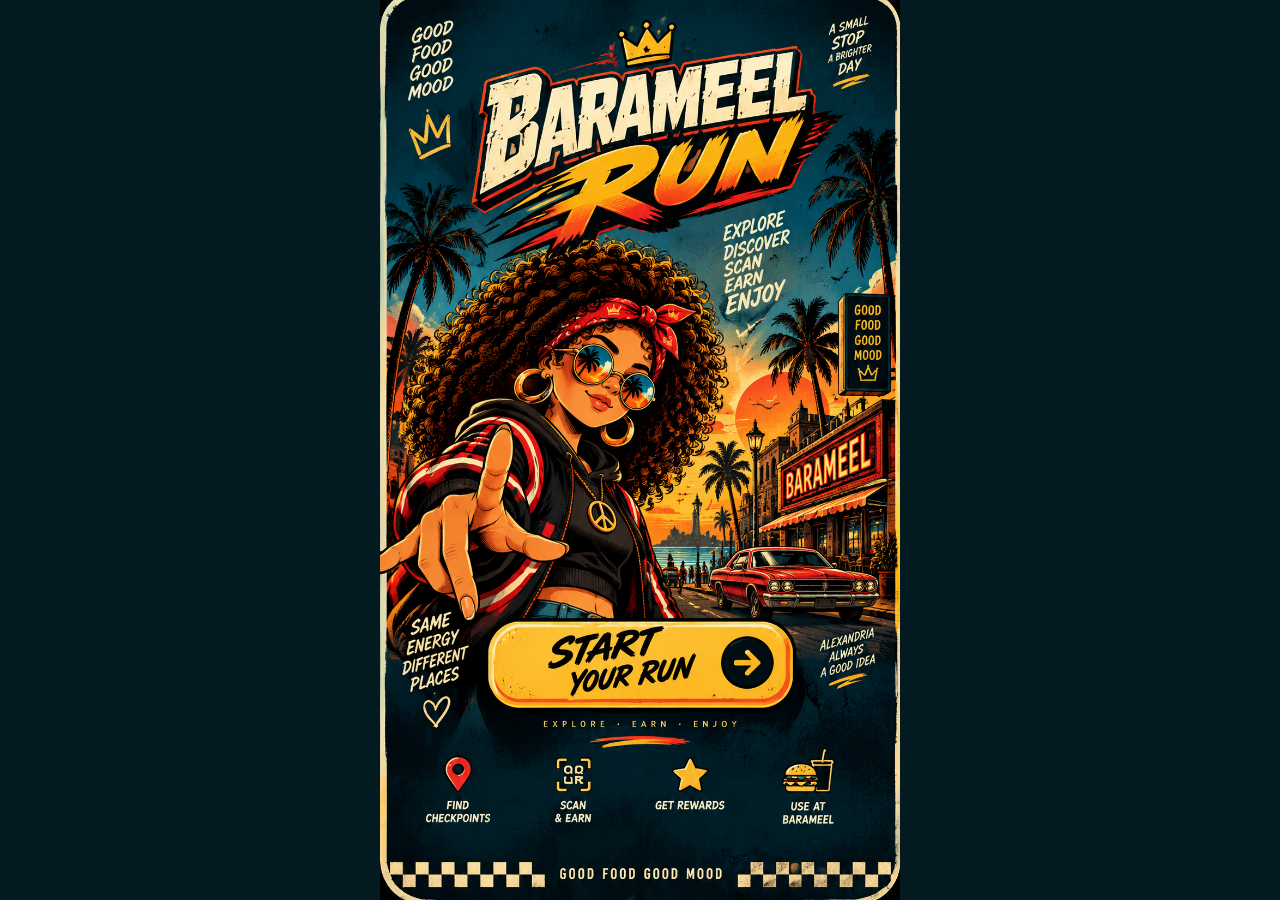
<file: index.html>
<!doctype html><html lang="en"><head><meta charset="utf-8"><meta name="viewport" content="width=device-width,initial-scale=1,viewport-fit=cover,user-scalable=no"><title>BARAMEEL RUN</title><link rel="stylesheet" href="./styles.css"></head><body><main class="stage fade-in"><img id="art" class="base" alt="BARAMEEL RUN"><button class="hotspot" aria-label="Start your run" style="left:7%;right:7%;bottom:10%;height:16%" onclick="BR.confirmSound();BR.go('screen02.html')"></button><button class="hotspot" aria-label="How it works" style="left:35%;width:30%;bottom:2%;height:8%" onclick="BR.toast('Walk and explore the route • Collect marks • 10 marks = 1 EGP')"></button></main><script src="./app.js"></script><script>(function(){const q=new URLSearchParams(location.search);if(q.get('checkpoint')==='ego'){location.replace('./screen06.html?checkpoint=ego');return}BR.setArt('art','./assets/screen01.png',['./assets/screen02-brona.png']);})();</script></body></html>
</file>
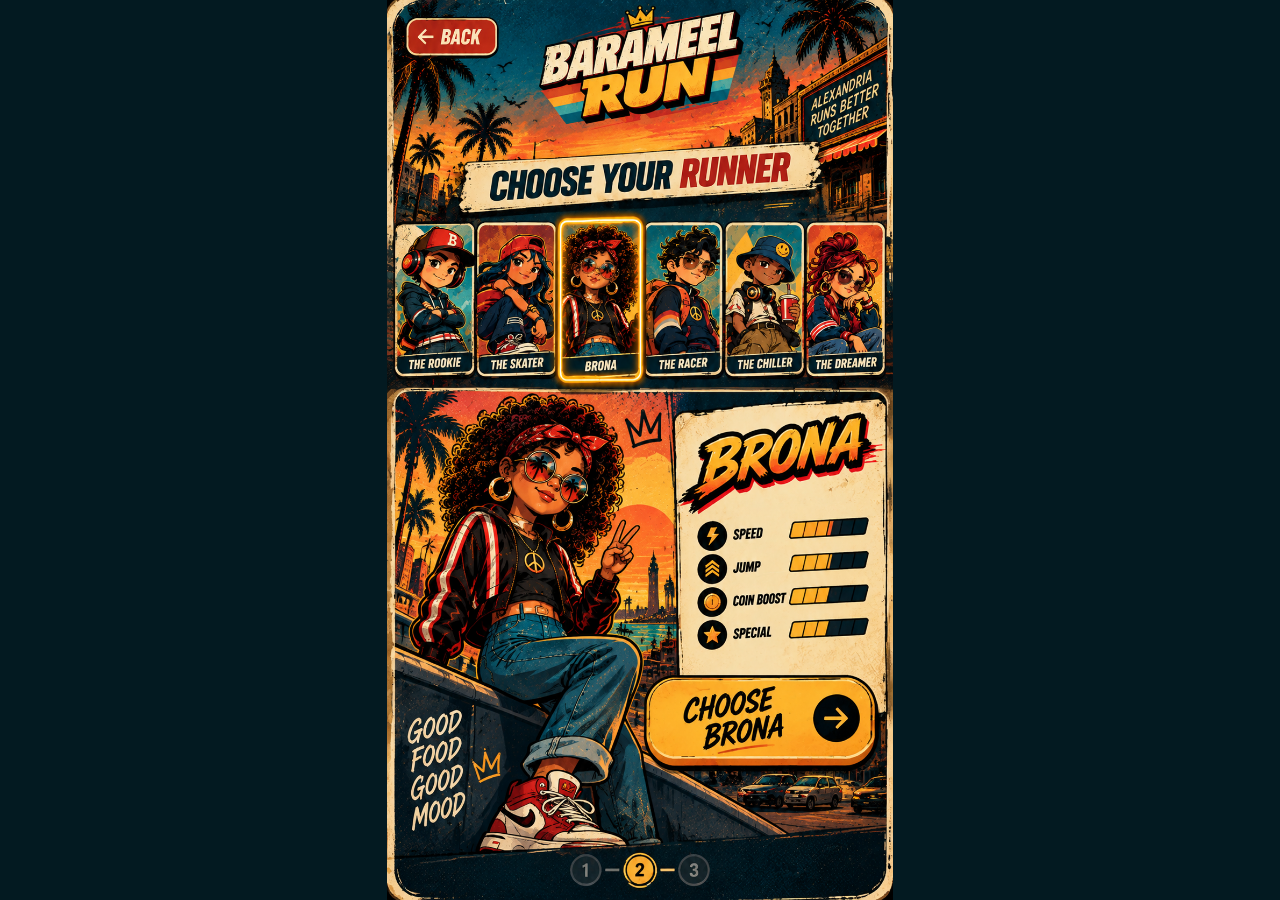
<file: screen02.html>
<!doctype html><html lang="en"><head><meta charset="utf-8"><meta name="viewport" content="width=device-width,initial-scale=1,viewport-fit=cover,user-scalable=no"><title>BARAMEEL RUN — Choose Your Runner</title><link rel="stylesheet" href="./styles.css"></head><body><main class="stage fade-in"><img id="runnerArt" class="base" alt="Choose your runner"><div id="cards"></div><button class="hotspot back-hotspot" aria-label="Back" style="left:2%;top:2%;width:19%;height:8%" onclick="back()"></button><button id="confirm" class="hotspot" aria-label="Choose runner" style="left:49%;bottom:10%;width:47%;height:14%"></button></main><script src="./app.js"></script><script>
const art=document.getElementById('runnerArt');
const values=BR.RUNNERS;
function back(){BR.backSound();BR.go('index.html')}
function render(){
  const c=BR.selected(),r=values[c];
  BR.setArt('runnerArt','./assets/screen02-'+c+'.png',['./assets/screen03-'+c+'.png']);
}
function select(c){BR.selectRunner(c);render();BR.selectSound(c);BR.flash();BR.toast(BR.RUNNERS[c].name+' SELECTED')}
BR.CHARACTERS.forEach((c,i)=>{const b=document.createElement('button');b.className='hotspot';b.setAttribute('aria-label',BR.RUNNERS[c].name);b.style.left=(1.3+i*16.35)+'%';b.style.width='15.5%';b.style.top='20.3%';b.style.height='19%';b.onclick=()=>select(c);document.getElementById('cards').appendChild(b)});
document.getElementById('confirm').onclick=()=>{BR.confirmSound();BR.go('screen03.html')};
render();
</script></body></html>
</file>
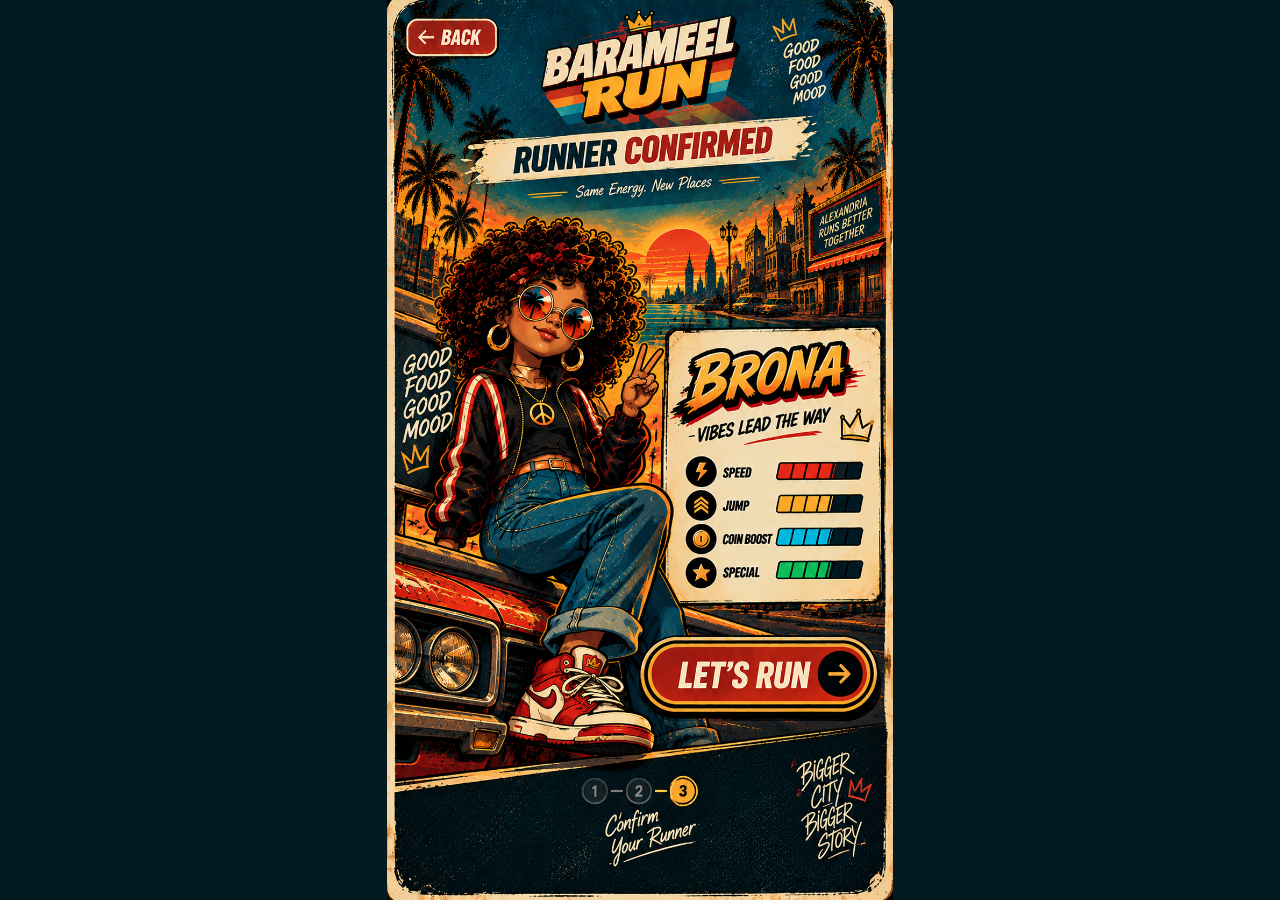
<file: screen03.html>
<!doctype html><html lang="en"><head><meta charset="utf-8"><meta name="viewport" content="width=device-width,initial-scale=1,viewport-fit=cover,user-scalable=no"><title>BARAMEEL RUN — Runner Confirmed</title><link rel="stylesheet" href="./styles.css"></head><body><main class="stage fade-in"><img id="art" class="base" alt="Runner confirmed"><button class="hotspot back-hotspot" aria-label="Back" style="left:2%;top:2%;width:19%;height:8%" onclick="back()"></button><button id="run" class="hotspot" aria-label="Let's run" style="left:51%;bottom:13%;width:46%;height:14%"></button></main><script src="./app.js"></script><script>const key=BR.selected();BR.setArt('art','./assets/screen03-'+key+'.png',['./assets/screen04-'+key+'.png']);function back(){BR.backSound();BR.go('screen02.html')}document.getElementById('run').onclick=()=>{BR.confirmSound();BR.go('screen04.html')};</script></body></html>
</file>
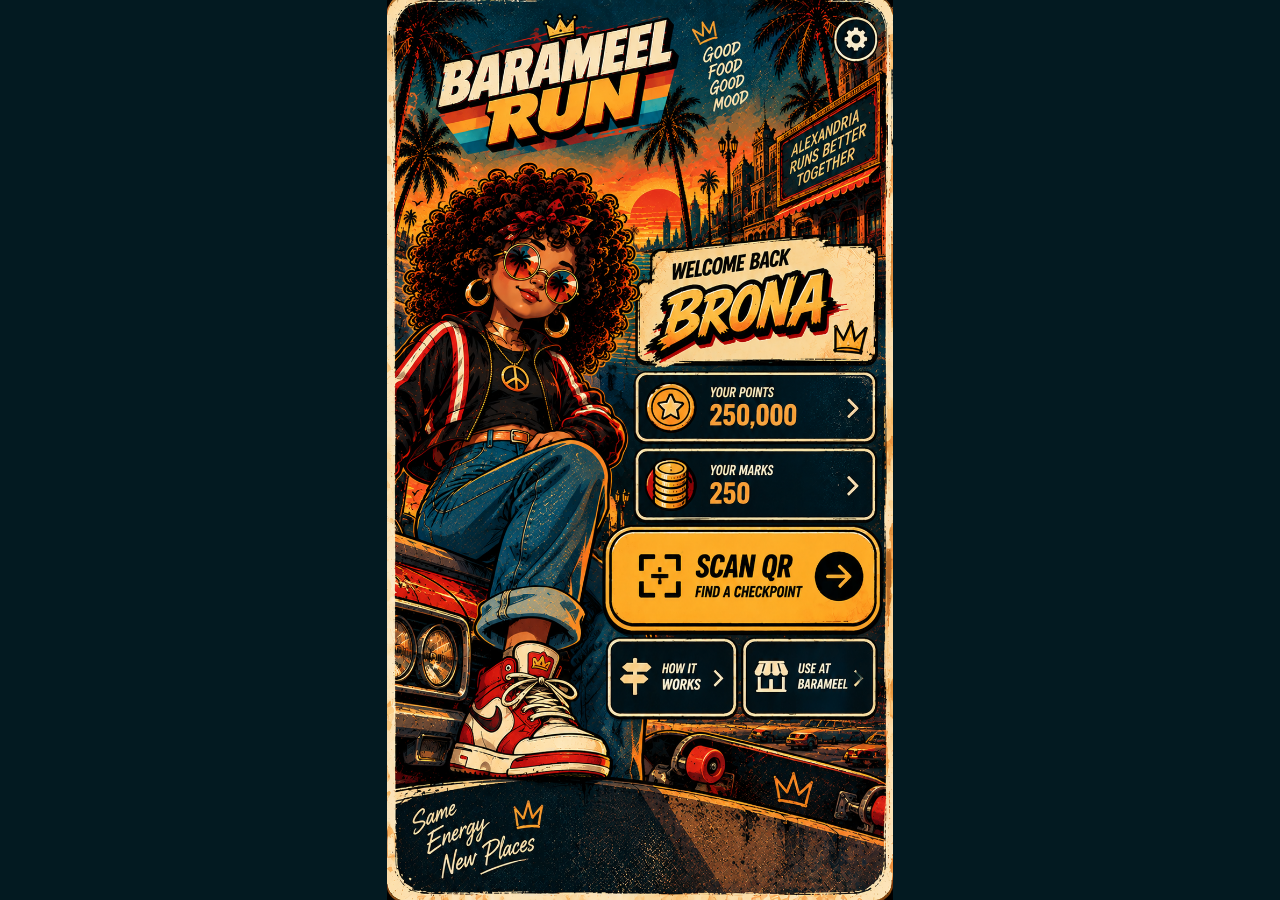
<file: screen04.html>
<!doctype html><html lang="en"><head><meta charset="utf-8"><meta name="viewport" content="width=device-width,initial-scale=1,viewport-fit=cover,user-scalable=no"><title>BARAMEEL RUN — Run</title><link rel="stylesheet" href="./styles.css"></head><body><main class="stage fade-in"><img id="art" class="base" alt="BARAMEEL RUN dashboard"><button class="hotspot back-hotspot" aria-label="Back" style="left:2%;top:2%;width:19%;height:8%" onclick="back()"></button><button id="scan" class="hotspot" aria-label="Scan checkpoint" style="left:42%;right:3%;top:55%;height:15%"></button><button class="hotspot" aria-label="How it works" style="left:39%;width:27%;bottom:9%;height:9%" onclick="BR.toast('Walk • Explore • Collect marks')"></button><button class="hotspot" aria-label="Use at Barameel" style="right:3%;width:29%;bottom:9%;height:9%" onclick="BR.toast('Use your marks at BARAMEEL')"></button></main><script src="./app.js"></script><script>const key=BR.selected();function back(){BR.backSound();BR.go('screen03.html')}BR.setArt('art','./assets/screen04-'+key+'.png',['./assets/screen05-brona.png']);document.getElementById('scan').onclick=()=>{BR.scanSound();BR.go('screen05.html')};</script></body></html>
</file>
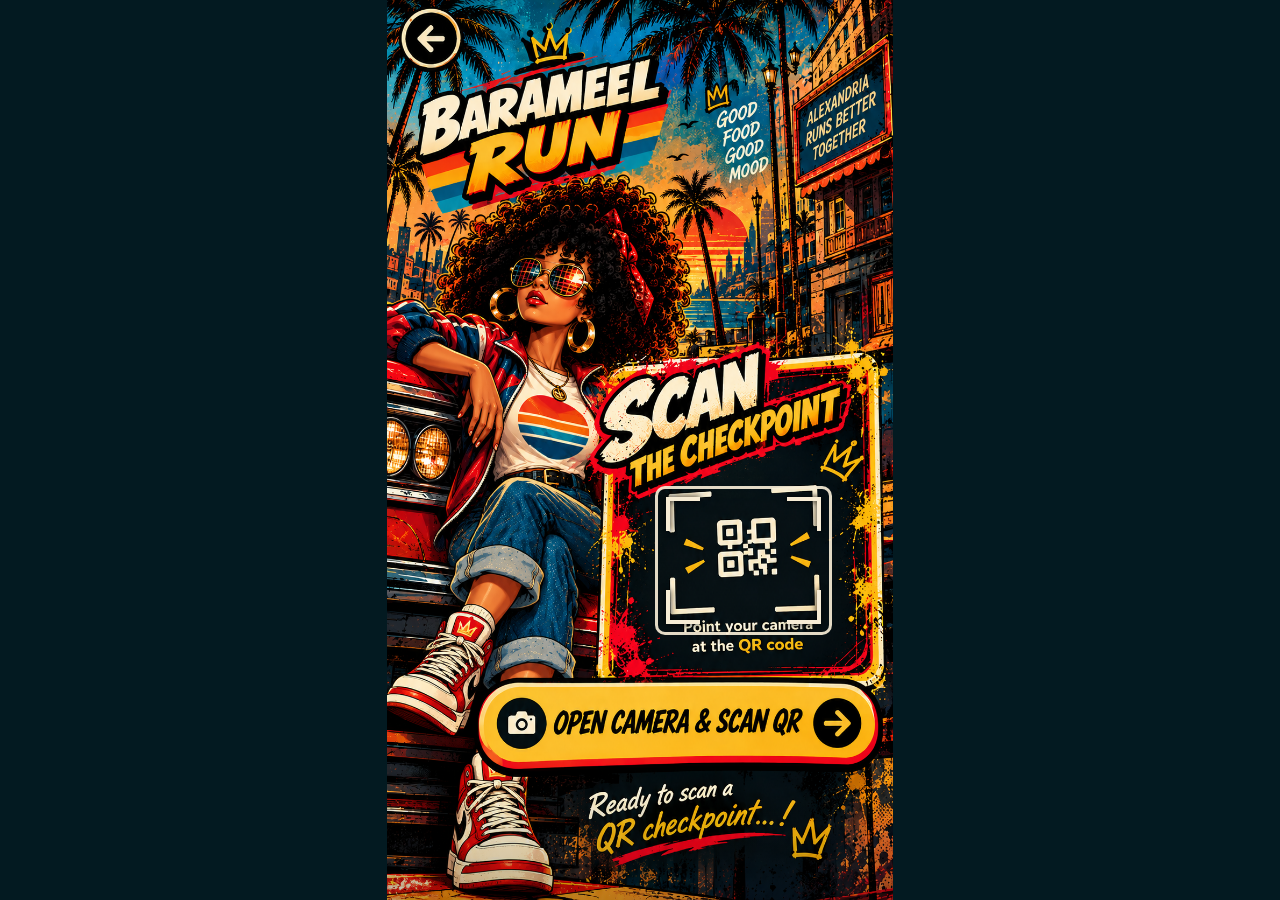
<file: screen05.html>
<!doctype html><html lang="en"><head><meta charset="utf-8"><meta name="viewport" content="width=device-width,initial-scale=1,viewport-fit=cover,user-scalable=no"><title>BARAMEEL RUN — Scan the QR Checkpoint</title><link rel="stylesheet" href="./styles.css"></head><body><main class="scan-stage fade-in"><img id="scanBg" class="base art-ready" src="./assets/screen05-brona.png" alt="Scan the QR checkpoint background" style="position:absolute;inset:0;width:100%;height:100%;object-fit:cover;z-index:1"><button class="scan-back-hotspot" aria-label="Back" onclick="goBack()"></button><div class="camera-frame"><div class="camera-inner"><video id="cameraVideo" playsinline muted></video><div id="placeholder" class="camera-placeholder" style="display:none">QR CAMERA READY</div><div class="corner c1"></div><div class="corner c2"></div><div class="corner c3"></div><div class="corner c4"></div><div id="scanLine" class="scan-line"></div></div></div><button id="startCam" class="scan-button">OPEN CAMERA &amp; SCAN QR</button><div id="status" class="scan-status">Ready to scan a QR checkpoint…</div><div id="success" class="scan-success"><div class="box"><strong>CHECKPOINT FOUND</strong><div id="decoded">QR code detected.</div><button class="scan-button" style="position:static;margin-top:18px;height:auto;padding:12px" onclick="location.reload()">SCAN AGAIN</button></div></div></main><script src="./app.js"></script><script>
const video=document.getElementById('cameraVideo'),placeholder=document.getElementById('placeholder'),status=document.getElementById('status'),btn=document.getElementById('startCam'),line=document.getElementById('scanLine'),success=document.getElementById('success'),decoded=document.getElementById('decoded');
let stream=null,detector=null,scanning=false;
BR.setArt('scanBg','./assets/screen05-brona.png');
async function getRearCamera(){
  const base={audio:false,video:{width:{ideal:1080},height:{ideal:1080},facingMode:{exact:'environment'}}};
  try{return await navigator.mediaDevices.getUserMedia(base)}catch(e){return await navigator.mediaDevices.getUserMedia({audio:false,video:{width:{ideal:1080},height:{ideal:1080},facingMode:{ideal:'environment'}}})}
}
async function startCamera(){
  BR.scanSound();
  if(!navigator.mediaDevices?.getUserMedia){status.textContent='Camera is not supported on this browser.';return}
  try{
    stream=await getRearCamera();
    video.srcObject=stream;await video.play();video.style.display='block';placeholder.style.display='none';line.style.display='block';status.textContent='Scanning QR code…';btn.textContent='SCANNING QR…';scanning=true;
    if('BarcodeDetector' in window){
      try{
        const supported=await BarcodeDetector.getSupportedFormats();
        if(supported.includes('qr_code')) detector=new BarcodeDetector({formats:['qr_code']});
      }catch(e){detector=null}
    }
    if(detector) detectLoop();
    else status.textContent='QR camera active — automatic QR detection is not supported by this browser.';
  }catch(e){BR.errorSound();status.textContent='Camera permission was blocked. Allow camera access and try again.';placeholder.innerHTML='QR CAMERA ACCESS REQUIRED<br><span>Allow camera permission, then try again.</span>';placeholder.style.display='grid'}
}
async function detectLoop(){
  if(!scanning||!detector)return;
  try{const codes=await detector.detect(video);if(codes.length){
      const raw=codes[0].rawValue||'';
      decoded.textContent='Checkpoint QR detected.';
      status.textContent='CHECKPOINT FOUND!';
      scanning=false;
      line.style.display='none';
      stream?.getTracks().forEach(t=>t.stop());
      setTimeout(()=>{ location.href='./screen06.html?checkpoint=ego&qr='+encodeURIComponent(raw); },850);
      return
    }}catch(e){}
  requestAnimationFrame(detectLoop)
}
function goBack(){BR.backSound();setTimeout(()=>location.href='./screen04.html',90)}
btn.onclick=startCamera;window.addEventListener('pagehide',()=>stream?.getTracks().forEach(t=>t.stop()));
</script></body></html>
</file>
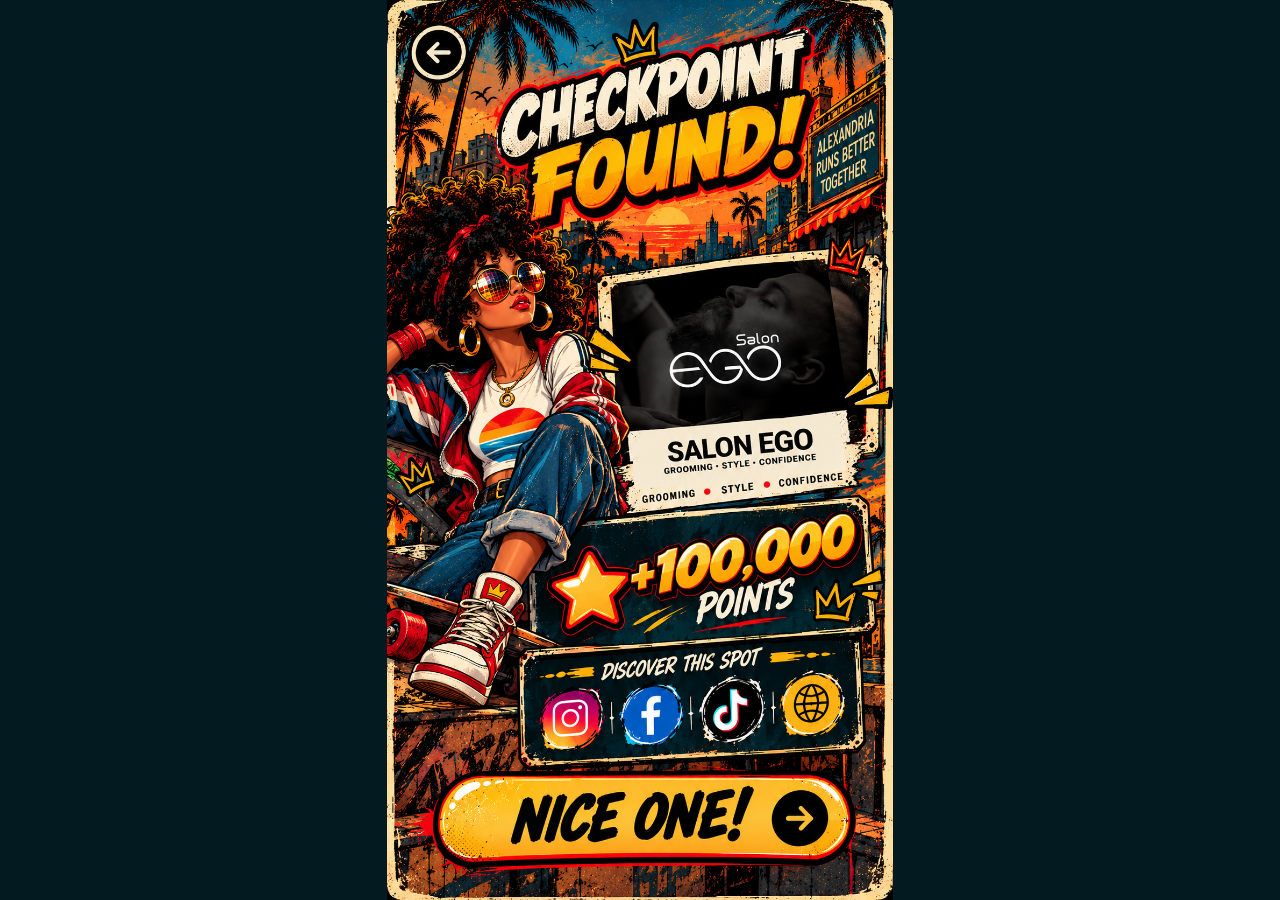
<file: screen06.html>
<!doctype html>
<html lang="en">
<head>
<meta charset="utf-8">
<meta name="viewport" content="width=device-width,initial-scale=1,viewport-fit=cover,user-scalable=no">
<title>BARAMEEL RUN — Checkpoint Found</title>
<link rel="stylesheet" href="./styles.css">
</head>
<body>
<main class="checkpoint-stage fade-in">
  <audio id="rewardAudio" preload="auto" src="./assets/reward-levelup.mp3"></audio>
  <img id="checkpointBg" class="checkpoint-art" src="./assets/screen06-base.png" alt="Checkpoint found — Salon EGO">

  <a class="social-hit social-instagram" href="https://www.instagram.com/explore/search/keyword/?q=Ego%20salon%20Alexandria" target="_blank" rel="noopener" aria-label="Instagram"></a>
  <a class="social-hit social-facebook" href="https://www.facebook.com/115007088228497/" target="_blank" rel="noopener" aria-label="Facebook"></a>
  <a class="social-hit social-tiktok" href="https://www.tiktok.com/search?q=Ego%20salon%20Alexandria" target="_blank" rel="noopener" aria-label="TikTok"></a>
  <a class="social-hit social-website" href="https://www.google.com/maps/search/?api=1&query=Ego+salon+Alexandria+Moharam+Bey+Rassafa" target="_blank" rel="noopener" aria-label="EGO Salon location"></a>

  <button class="checkpoint-back" aria-label="Back" onclick="goBack()"></button>
  <button class="checkpoint-continue" aria-label="Continue" onclick="continueAfterReward()"></button>
</main>
<script src="./app.js"></script>
<script>
const rewardAudio=document.getElementById('rewardAudio');
function playRewardAudio(){
  rewardAudio.currentTime=0;
  rewardAudio.volume=1;
  rewardAudio.play().catch(()=>{});
}
window.addEventListener('pageshow',()=>{setTimeout(playRewardAudio,120)},{once:true});
document.addEventListener('pointerdown',()=>{ if(rewardAudio.paused) playRewardAudio(); },{once:true,passive:true});
function goBack(){BR.backSound();setTimeout(()=>location.href='./screen04.html',90)}
function continueAfterReward(){BR.confirmSound();BR.flash();setTimeout(()=>location.href='./screen07.html',120)}
</script>
</body>
</html>
</file>
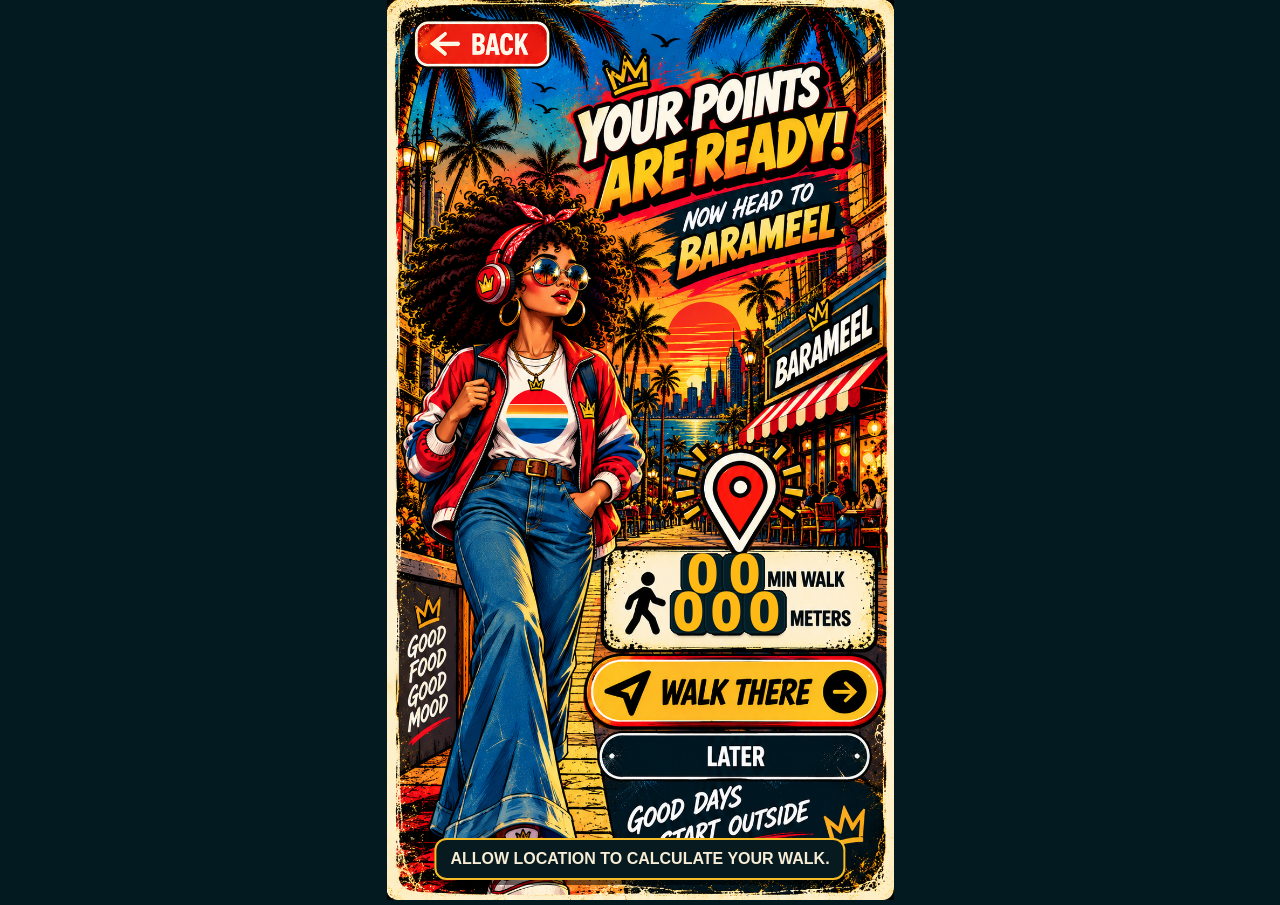
<file: screen07.html>
<!doctype html>
<html lang="en">
<head>
<meta charset="utf-8">
<meta name="viewport" content="width=device-width,initial-scale=1,viewport-fit=cover,user-scalable=no">
<title>BARAMEEL RUN — Go to BARAMEEL</title>
<link rel="stylesheet" href="./styles.css">
</head>
<body>
<main class="route-stage fade-in">
  <img id="routeArt" class="route-art" src="./assets/screen07.png" alt="Your points are ready — head to BARAMEEL">

  <!-- The artwork contains empty digital boxes. Each live digit is rendered in its own box. -->
  <div id="walkMinutes" class="route-digits route-minutes" aria-label="walking minutes">
    <span class="digit-box" data-digit="min-0">0</span><span class="digit-box" data-digit="min-1">0</span>
  </div>
  <div id="walkMeters" class="route-digits route-meters" aria-label="walking distance in meters">
    <span class="digit-box" data-digit="m-0">0</span><span class="digit-box" data-digit="m-1">0</span><span class="digit-box" data-digit="m-2">0</span>
  </div>

  <!-- Transparent interaction zones aligned to the printed artwork. -->
  <button class="route-back" aria-label="Back" onclick="goBack()"></button>
  <button class="route-walk" aria-label="Walk there" onclick="walkThere()"></button>
  <button class="route-later" aria-label="Later" onclick="goLater()"></button>
  <button class="route-location-retry" aria-label="Refresh location" onclick="loadRoute()"></button>
</main>
<script src="./app.js"></script>
<script>
const BARAMEEL_LAT=31.190587;
const BARAMEEL_LNG=29.920598;
const WALKING_METERS_PER_MINUTE=75; // ~4.5 km/h, matching the visual game's approximate walk timing.
let lastPosition=null;

function haversineMeters(lat1,lon1,lat2,lon2){
  const R=6371000,rad=Math.PI/180;
  const dLat=(lat2-lat1)*rad,dLon=(lon2-lon1)*rad;
  const a=Math.sin(dLat/2)**2+Math.cos(lat1*rad)*Math.cos(lat2*rad)*Math.sin(dLon/2)**2;
  return 2*R*Math.asin(Math.sqrt(a));
}
function setDigits(groupId, value, width){
  const group=document.getElementById(groupId);
  const chars=String(Math.max(0,Math.round(value))).padStart(width,'0').slice(-width).split('');
  [...group.querySelectorAll('.digit-box')].forEach((el,i)=>el.textContent=chars[i]||'0');
}
function updateRoute(pos){
  lastPosition=pos;
  const m=haversineMeters(pos.coords.latitude,pos.coords.longitude,BARAMEEL_LAT,BARAMEEL_LNG);
  const min=Math.max(1,Math.round(m/WALKING_METERS_PER_MINUTE));
  setDigits('walkMinutes',min,2);
  setDigits('walkMeters',Math.min(999,Math.round(m)),3);
}
function loadRoute(){
  if(!navigator.geolocation){BR.toast('Location is not available on this device.');return}
  BR.toast('GETTING YOUR LOCATION…');
  navigator.geolocation.getCurrentPosition(updateRoute,()=>BR.toast('ALLOW LOCATION TO CALCULATE YOUR WALK.'),{enableHighAccuracy:true,maximumAge:15000,timeout:10000});
}
function walkThere(){
  BR.confirmSound();
  const url='https://www.google.com/maps/dir/?api=1&destination='+BARAMEEL_LAT+','+BARAMEEL_LNG+'&travelmode=walking';
  setTimeout(()=>{location.href=url},90);
}
function goBack(){BR.backSound();setTimeout(()=>location.href='./screen06.html?checkpoint=ego',90)}
function goLater(){BR.backSound();setTimeout(()=>location.href='./screen04.html',90)}
window.addEventListener('pageshow',()=>loadRoute(),{once:true});
</script>
</body>
</html>
</file>
<file: styles.css>
:root{
  --teal:#062731;--teal2:#0b3540;--cream:#f7ecd5;--orange:#f04b28;--yellow:#f7bd27;--red:#d92f25;--cyan:#18cbd0;--green:#35c86b;--ink:#071a20;
}
*{box-sizing:border-box}
html,body{margin:0;width:100%;height:100%;min-height:100%;background:#031a21;color:var(--cream);font-family:Arial,Helvetica,sans-serif;overflow:hidden}
body{min-height:100dvh;display:grid;place-items:center;padding:env(safe-area-inset-top) env(safe-area-inset-right) env(safe-area-inset-bottom) env(safe-area-inset-left)}
.stage{position:relative;width:min(100vw,calc(100dvh * .5784));height:min(100dvh,calc(100vw / .5784));aspect-ratio:996/1722;overflow:hidden;isolation:isolate}
.stage>img.base{position:absolute;inset:0;width:100%;height:100%;object-fit:contain;object-position:center;display:block;user-select:none;-webkit-user-drag:none;opacity:0;transition:opacity .16s ease}.stage>img.base.art-ready{opacity:1}
.hotspot{position:absolute;display:block;z-index:20;cursor:pointer;-webkit-tap-highlight-color:transparent;background:transparent!important;border:0!important;outline:0!important;padding:0!important;margin:0!important;appearance:none!important;-webkit-appearance:none!important;box-shadow:none!important;color:transparent!important;font-size:0!important}
.hotspot:active{transform:scale(.985)}
.back-hotspot{border-radius:14px!important;transition:box-shadow .08s ease,background .08s ease,transform .08s ease}
.back-hotspot:active{background:rgba(247,236,213,.08)!important;box-shadow:inset 0 0 0 3px rgba(247,236,213,.72),0 0 0 2px rgba(217,47,37,.5)!important;transform:scale(.985)}

.back{left:1%;top:2%;width:19%;height:5.5%}
.fade-in{animation:fadeIn .22s ease both}.flash{animation:flash .2s ease}
@keyframes fadeIn{from{opacity:0;transform:scale(1.012)}to{opacity:1;transform:none}}
@keyframes flash{0%{filter:brightness(1)}45%{filter:brightness(1.35)}100%{filter:brightness(1)}}
.toast{position:fixed;left:50%;bottom:20px;transform:translateX(-50%);background:var(--ink);color:var(--cream);border:2px solid var(--yellow);padding:10px 14px;border-radius:12px;font-weight:900;z-index:100;box-shadow:0 5px 0 #0008;opacity:0;pointer-events:none;transition:.18s}
.toast.show{opacity:1}

/* Screen 03: the approved artwork already contains the final color-coded bars.
   Do not paint a second trait card over the artwork. */
.traits-overlay{display:none!important}



/* Screen 05 */
.scan-stage{position:relative;width:min(100vw,calc(100dvh * .5625));height:min(100dvh,calc(100vw / .5625));aspect-ratio:9/16;background:var(--teal);overflow:hidden;color:var(--cream)}
.scan-stage:before{content:"";position:absolute;inset:0;background:radial-gradient(circle at 50% 32%,#0f4a55 0,#082f39 42%,#041f27 100%);z-index:0}
.scan-close{position:absolute;left:6%;top:3.5%;width:12%;height:5.5%;z-index:20;color:var(--cream);font-size:clamp(28px,7vw,54px);font-weight:900;line-height:1;text-decoration:none;text-align:center}
.scan-bolt{position:absolute;right:6%;top:3.2%;color:var(--yellow);font-size:clamp(28px,7vw,54px);z-index:10}
.scan-title{position:absolute;top:5.5%;left:7%;right:7%;z-index:5;text-align:center;font-weight:1000;line-height:.82;letter-spacing:-.04em;font-size:clamp(48px,13vw,108px);text-transform:uppercase;text-shadow:4px 4px 0 #000}
.scan-title span{display:block;color:var(--cream)}
.scan-sub{position:absolute;top:25%;left:8%;right:8%;z-index:5;text-align:center;font-size:clamp(17px,4.5vw,31px);font-weight:900;line-height:1.05}
.camera-frame{position:absolute;left:7%;right:7%;top:32%;height:39%;z-index:4;border:7px solid var(--red);border-radius:28px;background:#061f27;box-shadow:0 0 0 6px var(--cream),0 0 25px #f04b2855;overflow:hidden}
.camera-inner{position:absolute;inset:16px;border:4px solid var(--red);border-radius:20px;overflow:hidden;background:#061f27}
#cameraVideo{width:100%;height:100%;object-fit:cover;display:none;transform:scaleX(-1)}
.camera-placeholder{position:absolute;inset:0;display:grid;place-items:center;text-align:center;padding:12%;font-weight:1000;font-size:clamp(20px,5vw,36px);line-height:1.05}
.scan-line{position:absolute;left:7%;right:7%;top:50%;height:4px;background:var(--yellow);box-shadow:0 0 12px var(--yellow);display:none;animation:scanline 1.6s linear infinite;z-index:6}
@keyframes scanline{0%{transform:translateY(-130px);opacity:0}12%{opacity:1}88%{opacity:1}100%{transform:translateY(130px);opacity:0}}
.corner{position:absolute;width:48px;height:48px;border-color:var(--cream);border-style:solid;z-index:7;filter:drop-shadow(0 0 3px #000)}
.c1{left:12px;top:12px;border-width:5px 0 0 5px}.c2{right:12px;top:12px;border-width:5px 5px 0 0}.c3{left:12px;bottom:12px;border-width:0 0 5px 5px}.c4{right:12px;bottom:12px;border-width:0 5px 5px 0}
.scan-button{position:absolute;left:10%;right:10%;bottom:9%;height:10%;z-index:8;border:4px solid var(--cream);border-radius:24px;background:var(--yellow);color:#071d24;font-size:clamp(22px,6vw,42px);font-weight:1000;line-height:.9;box-shadow:0 7px 0 #000;cursor:pointer}
.scan-status{position:absolute;left:8%;right:8%;bottom:3%;text-align:center;font-weight:900;font-size:clamp(14px,4vw,24px);z-index:8}
.scan-success{position:absolute;inset:0;background:#062731eF;z-index:30;display:none;place-items:center;text-align:center;padding:15%;font-weight:1000}
.scan-success.show{display:grid;animation:fadeIn .2s ease}
.scan-success .box{border:5px solid var(--yellow);border-radius:24px;padding:22px;background:#0a3742;box-shadow:0 8px 0 #000;color:var(--cream)}
.scan-success strong{display:block;color:var(--yellow);font-size:clamp(34px,9vw,70px)}

@media (max-aspect-ratio:9/19){.scan-stage{width:100vw;height:calc(100vw * 16 / 9)}}
@media (min-aspect-ratio:9/15){.scan-stage{height:100dvh;width:calc(100dvh * 9 / 16)}}

/* Prevent browser default controls from flashing as white rectangles. */
button{font:inherit}
body.art-loading:after{content:"LOADING…";position:fixed;z-index:9999;left:50%;top:50%;transform:translate(-50%,-50%);padding:10px 18px;border:3px solid var(--yellow);border-radius:14px;background:var(--teal);color:var(--cream);font-weight:1000;letter-spacing:.08em;box-shadow:0 5px 0 #000;pointer-events:none}
.scan-stage{width:min(100vw,calc(100dvh * .5625));height:min(100dvh,calc(100vw / .5625));max-width:100vw;max-height:100dvh}
#cameraVideo{transform:none!important;object-fit:cover}
.scan-qr-badge{position:absolute;left:50%;top:76%;transform:translateX(-50%);z-index:8;color:var(--yellow);font-size:clamp(12px,3.2vw,21px);font-weight:1000;letter-spacing:.12em;text-align:center}

/* SCREEN 06 — dynamic checkpoint reward */
.checkpoint-stage{position:relative;width:min(100vw,calc(100svh * .5625));height:min(100svh,calc(100vw / .5625));aspect-ratio:9/16;overflow:hidden;background:#062f3a;display:flex;align-items:center;justify-content:center;margin:auto}
.checkpoint-art{position:absolute;inset:0;width:100%;height:100%;object-fit:cover;z-index:1;user-select:none;-webkit-user-drag:none}

/* The partner photo replaces only the photo area printed into the approved artwork. */
.checkpoint-photo-slot{position:absolute;z-index:5;left:16.4%;top:27.1%;width:67.0%;height:25.6%;transform:rotate(-2.2deg);overflow:hidden;background:#061f27;border:0;clip-path:polygon(2% 4%,98% 0,100% 95%,1% 100%)}
.checkpoint-photo{position:absolute;inset:0;width:100%;height:100%;object-fit:cover;display:none;filter:saturate(.9) contrast(1.04);}
.checkpoint-photo.loaded{display:block}
.partner-photo-fallback{position:absolute;inset:0;display:flex;align-items:center;justify-content:center;background:#062731;color:#f7ecd5;font-family:Impact,Arial Black,sans-serif;font-size:clamp(26px,7vw,56px);letter-spacing:.04em}

/* Replaces the partner name printed in the template so every checkpoint can use one screen. */
.checkpoint-name-slot{position:absolute;z-index:7;left:20.2%;top:49.0%;width:59.6%;height:8.1%;transform:rotate(-1.7deg);background:#f7ecd5;display:flex;flex-direction:column;align-items:center;justify-content:center;text-align:center;overflow:hidden;padding:1% 2%}
.partner-name{font-family:Impact,'Arial Black',Arial,sans-serif;color:#071a20;font-size:clamp(25px,7.4vw,58px);font-weight:1000;line-height:.88;letter-spacing:-.025em;text-transform:uppercase;white-space:nowrap;max-width:100%;overflow:hidden;text-overflow:ellipsis;text-shadow:1px 1px 0 #fff3d7}
.partner-tagline{margin-top:.8%;font-family:Arial Black,Arial,sans-serif;color:#071a20;font-size:clamp(8px,2.15vw,17px);font-weight:900;letter-spacing:.08em;white-space:nowrap}

/* Dynamic social hit areas sit exactly over the printed social icons. */
.checkpoint-social-slot{position:absolute;z-index:9;left:15.5%;top:72.0%;width:69.0%;height:10.3%;display:flex;align-items:center;justify-content:space-around;pointer-events:none}
.social-hit{position:relative;width:20%;height:86%;border-radius:50%;pointer-events:none;text-decoration:none;-webkit-tap-highlight-color:transparent;opacity:0}
.social-hit.active{pointer-events:auto;opacity:1}
.social-hit:active{transform:scale(.94);filter:brightness(1.2)}
/* A subtle invisible touch ring gives feedback without adding another visible button layer. */
.social-hit.active:focus-visible{outline:3px solid rgba(247,236,213,.9);outline-offset:3px}

.checkpoint-back,.checkpoint-continue{position:absolute;z-index:20;border:0;background:transparent;cursor:pointer;-webkit-tap-highlight-color:transparent;outline:none}
.checkpoint-back{left:4%;top:2%;width:18%;height:7%}
.checkpoint-continue{left:13%;bottom:5%;width:74%;height:11%}
.checkpoint-back:active,.checkpoint-continue:active{box-shadow:inset 0 0 0 3px rgba(247,236,213,.75),0 0 0 2px rgba(217,47,37,.45);border-radius:999px}

@media (min-aspect-ratio: 1/1){
  .checkpoint-stage{max-width:56.3vh;margin:auto}
}


/* ===== BARAMEEL RUN v12 — Brona QR Scan Screen =====
   Live camera is placed ONLY inside the printed QR target area of the artwork.
   No second frame/card is drawn over the artwork; the printed white brackets remain visible. */
.scan-stage{background:#061f27}
#scanBg{object-position:center center!important}
.scan-back-hotspot{position:absolute;left:2.0%;top:1.5%;width:15.5%;height:7.2%;z-index:30;border:0;background:transparent;cursor:pointer;-webkit-tap-highlight-color:transparent;outline:none;border-radius:50%}
.scan-back-hotspot:active{box-shadow:inset 0 0 0 3px rgba(247,236,213,.78),0 0 0 2px rgba(217,47,37,.45);transform:scale(.96)}
/* Exact fit to the printed QR brackets: approx x 520–790 / y 912–1130 on the 941×1672 artwork. */
.camera-frame{position:absolute;left:55.2%;top:54.55%;width:28.2%;height:13.05%;z-index:12;border:0!important;border-radius:0!important;background:transparent;box-shadow:none!important;overflow:hidden;pointer-events:none}
.camera-inner{position:absolute;inset:0;border:0!important;border-radius:0!important;background:transparent;overflow:hidden}
#cameraVideo{width:100%;height:100%;object-fit:cover;display:none;transform:none!important}
.camera-placeholder{position:absolute;inset:0;display:none;place-items:center;text-align:center;padding:5%;font-weight:1000;font-size:clamp(12px,3.2vw,22px);line-height:1.05;color:var(--cream);background:rgba(6,31,39,.94);z-index:3;text-shadow:2px 2px 0 #000}
.camera-placeholder span{display:inline}
.corner{display:none!important}
.scan-line{position:absolute;left:6%;right:6%;top:50%;height:3px;background:var(--yellow);box-shadow:0 0 10px var(--yellow);z-index:8;display:none;animation:scanline 1.35s linear infinite}
.scan-button{left:9%;right:9%;bottom:8.1%;height:8.4%;z-index:18;border:0;border-radius:24px;background:transparent;color:transparent;font-size:0;box-shadow:none;cursor:pointer}
.scan-status{left:10%;right:10%;bottom:2.4%;font-size:1px;color:transparent;text-shadow:none;z-index:18;pointer-events:none}
.scan-stage:after{content:"";position:absolute;left:0;right:0;bottom:0;height:12%;background:linear-gradient(transparent,rgba(0,0,0,.25));pointer-events:none;z-index:5}
@media (max-aspect-ratio:9/19){.camera-frame{left:55.2%;top:54.55%;width:28.2%;height:13.05%}.scan-button{bottom:8.1%}.scan-status{bottom:2.4%}}

/* ===== v14 precision hit areas ===== */
.scan-button{left:18.2%;right:12.0%;top:75.65%;bottom:auto;height:8.65%;z-index:40}
.scan-status{bottom:2.35%}
.camera-frame{left:52.6%;top:53.75%;width:35.8%;height:17.0%;z-index:12;overflow:hidden;pointer-events:none}
.camera-inner{inset:2px;border:3px solid rgba(247,236,213,.92)!important;border-radius:10px!important;overflow:hidden}
.corner{display:block!important;width:34px;height:34px;border-color:var(--cream);filter:drop-shadow(0 0 3px #000);z-index:8}
.c1{left:8px;top:8px;border-width:4px 0 0 4px}.c2{right:8px;top:8px;border-width:4px 4px 0 0}.c3{left:8px;bottom:8px;border-width:0 0 4px 4px}.c4{right:8px;bottom:8px;border-width:0 4px 4px 0}
#cameraVideo{position:absolute;inset:5px;width:calc(100% - 10px);height:calc(100% - 10px);object-fit:cover;z-index:2}
.scan-line{left:8%;right:8%;z-index:10}

/* Screen 06: every invisible touch target sits directly on the printed control/icon. */
.checkpoint-stage{touch-action:manipulation}
.social-hit{position:absolute!important;z-index:30!important;display:block!important;width:auto!important;height:auto!important;border-radius:50%;pointer-events:auto!important;opacity:0!important}
.social-instagram{left:29.7%;top:76.0%;width:12.8%!important;height:6.9%!important}
.social-facebook{left:45.3%;top:76.0%;width:12.8%!important;height:6.9%!important}
.social-tiktok{left:61.6%;top:76.0%;width:12.8%!important;height:6.9%!important}
.social-website{left:77.2%;top:76.0%;width:12.0%!important;height:6.9%!important}
.checkpoint-back{left:4.4%;top:2.4%;width:11.5%;height:6.9%;z-index:35;border-radius:50%}
.checkpoint-continue{left:8.8%;top:86.0%;width:82.6%;height:9.7%;bottom:auto;z-index:35}

@media (max-aspect-ratio:9/19){
  .scan-button{left:18.2%;right:12%;top:75.65%;height:8.65%}
  .camera-frame{left:52.6%;top:53.75%;width:35.8%;height:17.0%}
}

/* SCREEN 07 — GO TO BARAMEEL */
.route-stage{position:relative;width:min(100vw,calc(100svh * .56287));height:min(100svh,calc(100vw / .56287));aspect-ratio:942/1670;overflow:hidden;background:#062f3a;margin:auto;touch-action:manipulation}
.route-art{position:absolute;inset:0;width:100%;height:100%;object-fit:cover;z-index:1;user-select:none;-webkit-user-drag:none}
.route-digits{position:absolute;z-index:8;display:flex;align-items:center;justify-content:flex-start;pointer-events:none}
.route-digits .digit-box{display:flex;align-items:center;justify-content:center;font-family:Arial Black,Impact,sans-serif;font-weight:1000;line-height:1;color:#ffb914;text-shadow:0 2px 0 rgba(0,0,0,.25);width:100%;height:100%;font-size:clamp(24px,6.7vw,54px)}
.route-minutes{left:58.0%;top:61.45%;width:16.7%;height:4.55%;gap:.25%}
.route-minutes .digit-box{width:49.2%;}
.route-meters{left:55.6%;top:65.55%;width:22.9%;height:4.85%;gap:.9%}
.route-meters .digit-box{width:31.9%;}

.route-back,.route-walk,.route-later,.route-location-retry{position:absolute;z-index:20;border:0;background:transparent;cursor:pointer;-webkit-tap-highlight-color:transparent;outline:none}
.route-back{left:4.7%;top:2.1%;width:26%;height:7.2%}
.route-walk{left:38.2%;top:72.9%;width:55.2%;height:8.2%}
.route-later{left:40.5%;top:81.9%;width:50.5%;height:7.1%}
.route-location-retry{left:57%;top:61%;width:17%;height:15%;opacity:0}
.route-back:active,.route-walk:active,.route-later:active{transform:scale(.985);box-shadow:inset 0 0 0 3px rgba(247,236,213,.65);border-radius:999px}
@media (max-aspect-ratio:9/19){.route-minutes{top:61.55%}.route-meters{top:65.65%}.route-walk{top:73%}.route-later{top:82%}}
</file>
